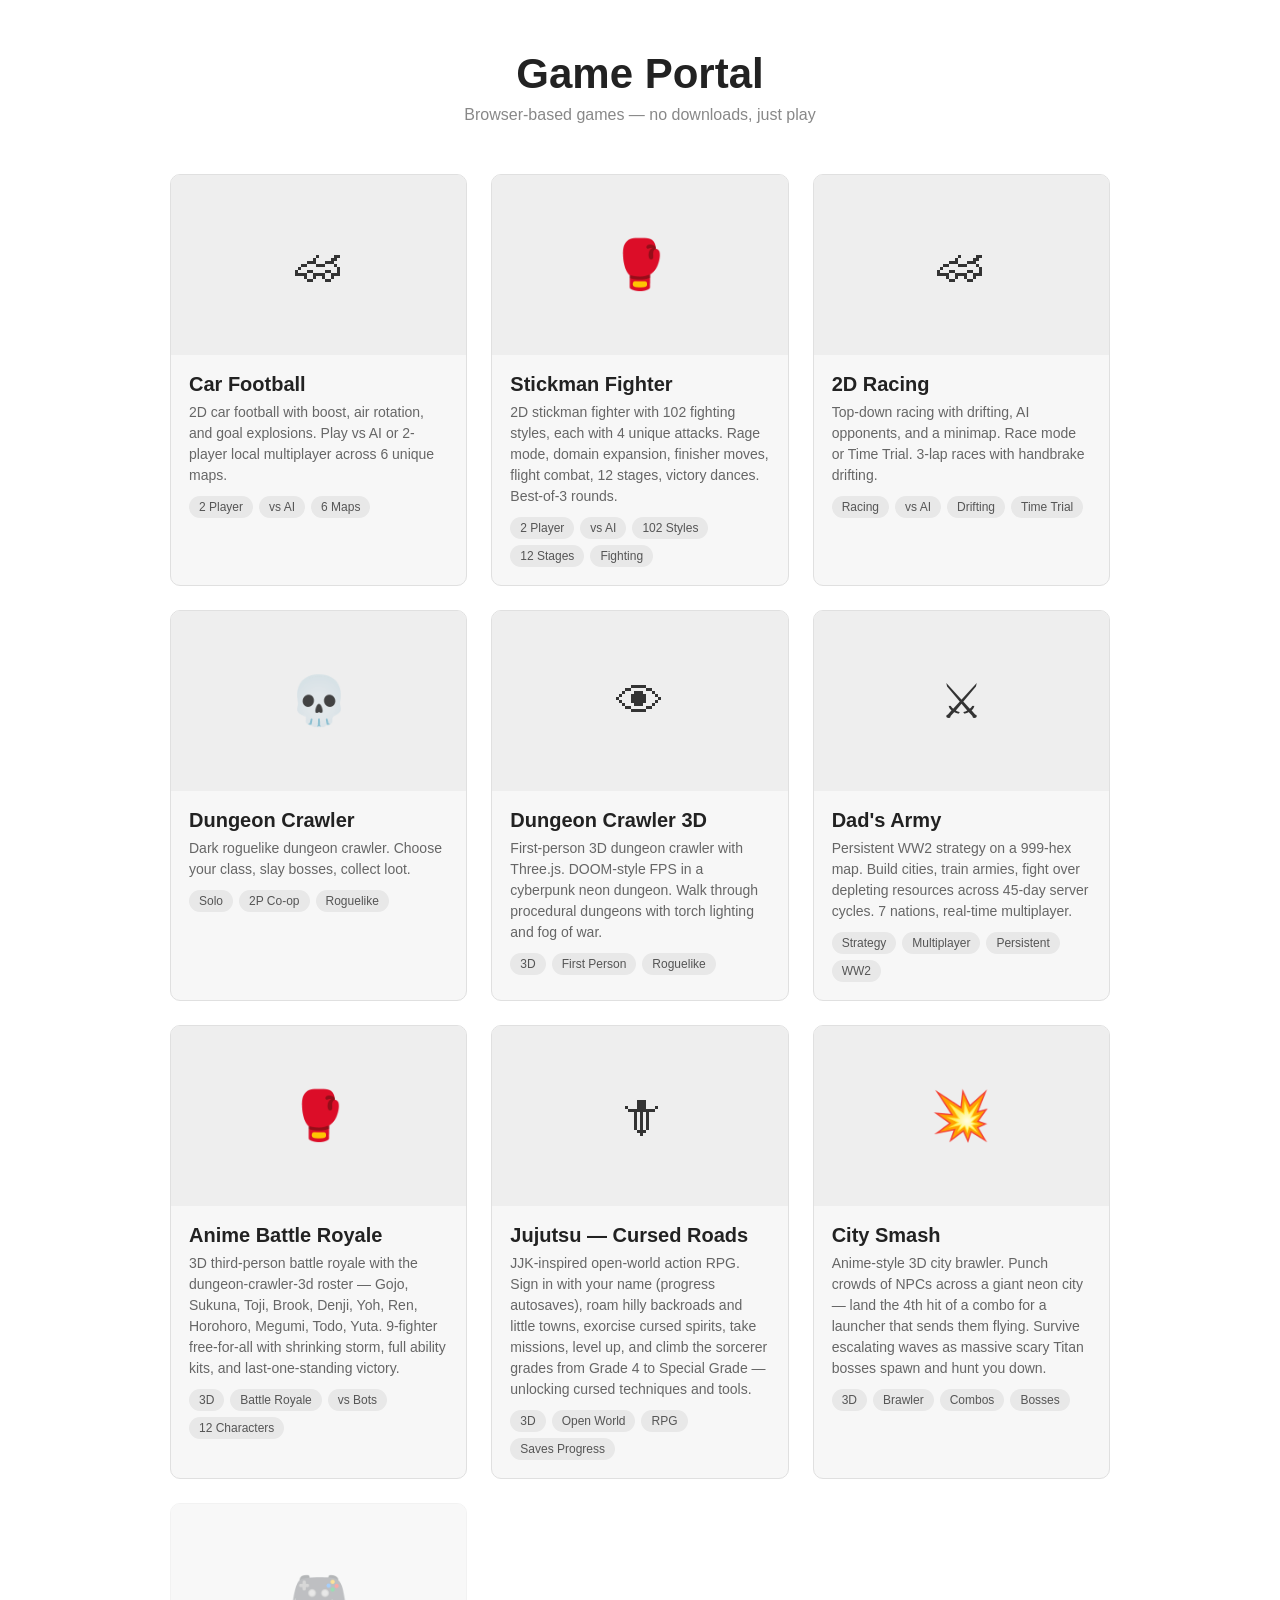
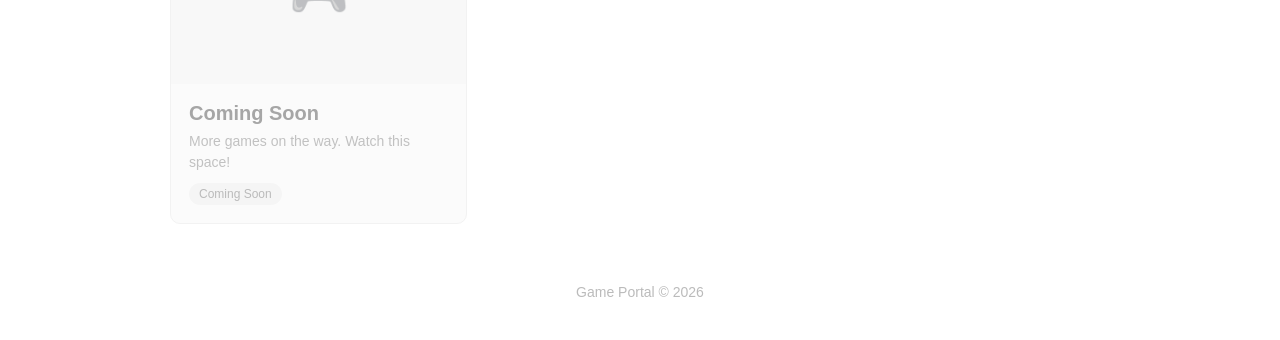
<file: index.html>
<!DOCTYPE html>
<html lang="en">
<head>
    <meta charset="UTF-8">
    <meta name="viewport" content="width=device-width, initial-scale=1.0">
    <title>Game Portal - Play Browser Games</title>
    <link rel="stylesheet" href="styles.css">
</head>
<body>
    <header class="portal-header">
        <h1>Game Portal</h1>
        <p>Browser-based games — no downloads, just play</p>
    </header>

    <main class="games-grid">
        <!-- Car Football -->
        <a href="games/car-football/index.html" class="game-card">
            <div class="thumbnail">
                <span class="placeholder">&#127950;</span>
            </div>
            <div class="info">
                <h2>Car Football</h2>
                <p>2D car football with boost, air rotation, and goal explosions. Play vs AI or 2-player local multiplayer across 6 unique maps.</p>
                <div class="tags">
                    <span class="tag">2 Player</span>
                    <span class="tag">vs AI</span>
                    <span class="tag">6 Maps</span>
                </div>
            </div>
        </a>

        <!-- Stickman Fighter -->
        <a href="games/stickman-fighter/index.html" class="game-card">
            <div class="thumbnail">
                <span class="placeholder">&#129354;</span>
            </div>
            <div class="info">
                <h2>Stickman Fighter</h2>
                <p>2D stickman fighter with 102 fighting styles, each with 4 unique attacks. Rage mode, domain expansion, finisher moves, flight combat, 12 stages, victory dances. Best-of-3 rounds.</p>
                <div class="tags">
                    <span class="tag">2 Player</span>
                    <span class="tag">vs AI</span>
                    <span class="tag">102 Styles</span>
                    <span class="tag">12 Stages</span>
                    <span class="tag">Fighting</span>
                </div>
            </div>
        </a>

        <!-- 2D Racing -->
        <a href="games/racing/index.html" class="game-card">
            <div class="thumbnail">
                <span class="placeholder">&#127950;</span>
            </div>
            <div class="info">
                <h2>2D Racing</h2>
                <p>Top-down racing with drifting, AI opponents, and a minimap. Race mode or Time Trial. 3-lap races with handbrake drifting.</p>
                <div class="tags">
                    <span class="tag">Racing</span>
                    <span class="tag">vs AI</span>
                    <span class="tag">Drifting</span>
                    <span class="tag">Time Trial</span>
                </div>
            </div>
        </a>

        <a href="games/dungeon-crawler/index.html" class="game-card">
            <div class="thumbnail">
                <span class="placeholder">&#128128;</span>
            </div>
            <div class="info">
                <h2>Dungeon Crawler</h2>
                <p>Dark roguelike dungeon crawler. Choose your class, slay bosses, collect loot.</p>
                <div class="tags">
                    <span class="tag">Solo</span>
                    <span class="tag">2P Co-op</span>
                    <span class="tag">Roguelike</span>
                </div>
            </div>
        </a>

        <!-- Dungeon Crawler 3D -->
        <a href="games/dungeon-crawler-3d/index.html" class="game-card">
            <div class="thumbnail">
                <span class="placeholder">&#128065;</span>
            </div>
            <div class="info">
                <h2>Dungeon Crawler 3D</h2>
                <p>First-person 3D dungeon crawler with Three.js. DOOM-style FPS in a cyberpunk neon dungeon. Walk through procedural dungeons with torch lighting and fog of war.</p>
                <div class="tags">
                    <span class="tag">3D</span>
                    <span class="tag">First Person</span>
                    <span class="tag">Roguelike</span>
                </div>
            </div>
        </a>

        <!-- Dad's Army -->
        <a href="games/dads-army/index.html" class="game-card">
            <div class="thumbnail">
                <span class="placeholder">&#9876;</span>
            </div>
            <div class="info">
                <h2>Dad's Army</h2>
                <p>Persistent WW2 strategy on a 999-hex map. Build cities, train armies, fight over depleting resources across 45-day server cycles. 7 nations, real-time multiplayer.</p>
                <div class="tags">
                    <span class="tag">Strategy</span>
                    <span class="tag">Multiplayer</span>
                    <span class="tag">Persistent</span>
                    <span class="tag">WW2</span>
                </div>
            </div>
        </a>

        <!-- Anime Battle Royale -->
        <a href="games/anime-battle-royale/index.html" class="game-card">
            <div class="thumbnail">
                <span class="placeholder">&#129354;</span>
            </div>
            <div class="info">
                <h2>Anime Battle Royale</h2>
                <p>3D third-person battle royale with the dungeon-crawler-3d roster — Gojo, Sukuna, Toji, Brook, Denji, Yoh, Ren, Horohoro, Megumi, Todo, Yuta. 9-fighter free-for-all with shrinking storm, full ability kits, and last-one-standing victory.</p>
                <div class="tags">
                    <span class="tag">3D</span>
                    <span class="tag">Battle Royale</span>
                    <span class="tag">vs Bots</span>
                    <span class="tag">12 Characters</span>
                </div>
            </div>
        </a>

        <a href="games/jujutsu-cursed-roads/index.html" class="game-card">
            <div class="thumbnail">
                <span class="placeholder">&#128481;</span>
            </div>
            <div class="info">
                <h2>Jujutsu — Cursed Roads</h2>
                <p>JJK-inspired open-world action RPG. Sign in with your name (progress autosaves), roam hilly backroads and little towns, exorcise cursed spirits, take missions, level up, and climb the sorcerer grades from Grade 4 to Special Grade — unlocking cursed techniques and tools.</p>
                <div class="tags">
                    <span class="tag">3D</span>
                    <span class="tag">Open World</span>
                    <span class="tag">RPG</span>
                    <span class="tag">Saves Progress</span>
                </div>
            </div>
        </a>

        <!-- City Smash -->
        <a href="games/city-smash/index.html" class="game-card">
            <div class="thumbnail">
                <span class="placeholder">&#128165;</span>
            </div>
            <div class="info">
                <h2>City Smash</h2>
                <p>Anime-style 3D city brawler. Punch crowds of NPCs across a giant neon city — land the 4th hit of a combo for a launcher that sends them flying. Survive escalating waves as massive scary Titan bosses spawn and hunt you down.</p>
                <div class="tags">
                    <span class="tag">3D</span>
                    <span class="tag">Brawler</span>
                    <span class="tag">Combos</span>
                    <span class="tag">Bosses</span>
                </div>
            </div>
        </a>

        <!-- Placeholder -->
        <div class="game-card coming-soon">
            <div class="thumbnail">
                <span class="placeholder">&#127918;</span>
            </div>
            <div class="info">
                <h2>Coming Soon</h2>
                <p>More games on the way. Watch this space!</p>
                <div class="tags">
                    <span class="tag">Coming Soon</span>
                </div>
            </div>
        </div>
    </main>

    <footer class="portal-footer">
        <p>Game Portal &copy; 2026</p>
    </footer>
</body>
</html>
</file>
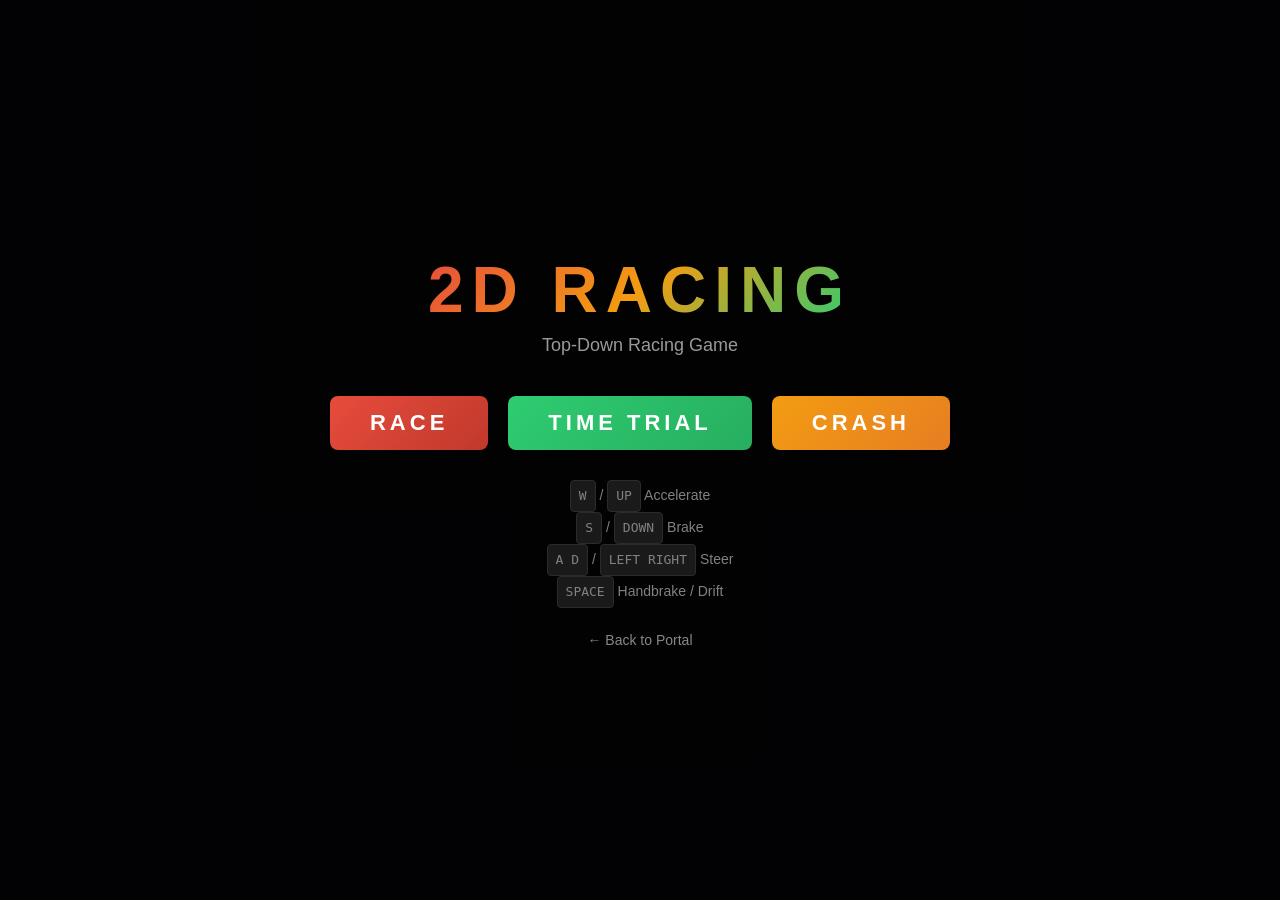
<file: games/racing/index.html>
<!DOCTYPE html>
<html lang="en">
<head>
    <meta charset="UTF-8">
    <meta name="viewport" content="width=device-width, initial-scale=1.0">
    <title>2D Racing</title>
    <link rel="stylesheet" href="style.css">
</head>
<body>
    <canvas id="gameCanvas"></canvas>
    <div id="hud">
        <div id="speed-display">0 <span>KM/H</span></div>
        <div id="lap-display">Lap 0/3</div>
        <div id="time-display">0:00.0</div>
        <div id="position-display">1st</div>
    </div>

    <!-- Start Screen -->
    <div id="start-screen">
        <h1>2D Racing</h1>
        <p>Top-Down Racing Game</p>
        <div class="mode-buttons">
            <button id="start-race-btn">RACE</button>
            <button id="start-time-btn">TIME TRIAL</button>
            <button id="start-crash-btn">CRASH</button>
        </div>
        <div class="controls-info">
            <p><kbd>W</kbd> / <kbd>UP</kbd> Accelerate</p>
            <p><kbd>S</kbd> / <kbd>DOWN</kbd> Brake</p>
            <p><kbd>A D</kbd> / <kbd>LEFT RIGHT</kbd> Steer</p>
            <p><kbd>SPACE</kbd> Handbrake / Drift</p>
        </div>
        <a href="../../index.html" class="back-link">&#8592; Back to Portal</a>
    </div>

    <!-- Result Screen -->
    <div id="result-screen" class="hidden">
        <h1 id="result-text"></h1>
        <p id="result-time"></p>
        <button id="restart-btn">Race Again</button>
        <a href="../../index.html" class="back-link">&#8592; Back to Portal</a>
    </div>

    <script src="game.js"></script>
</body>
</html>
</file>
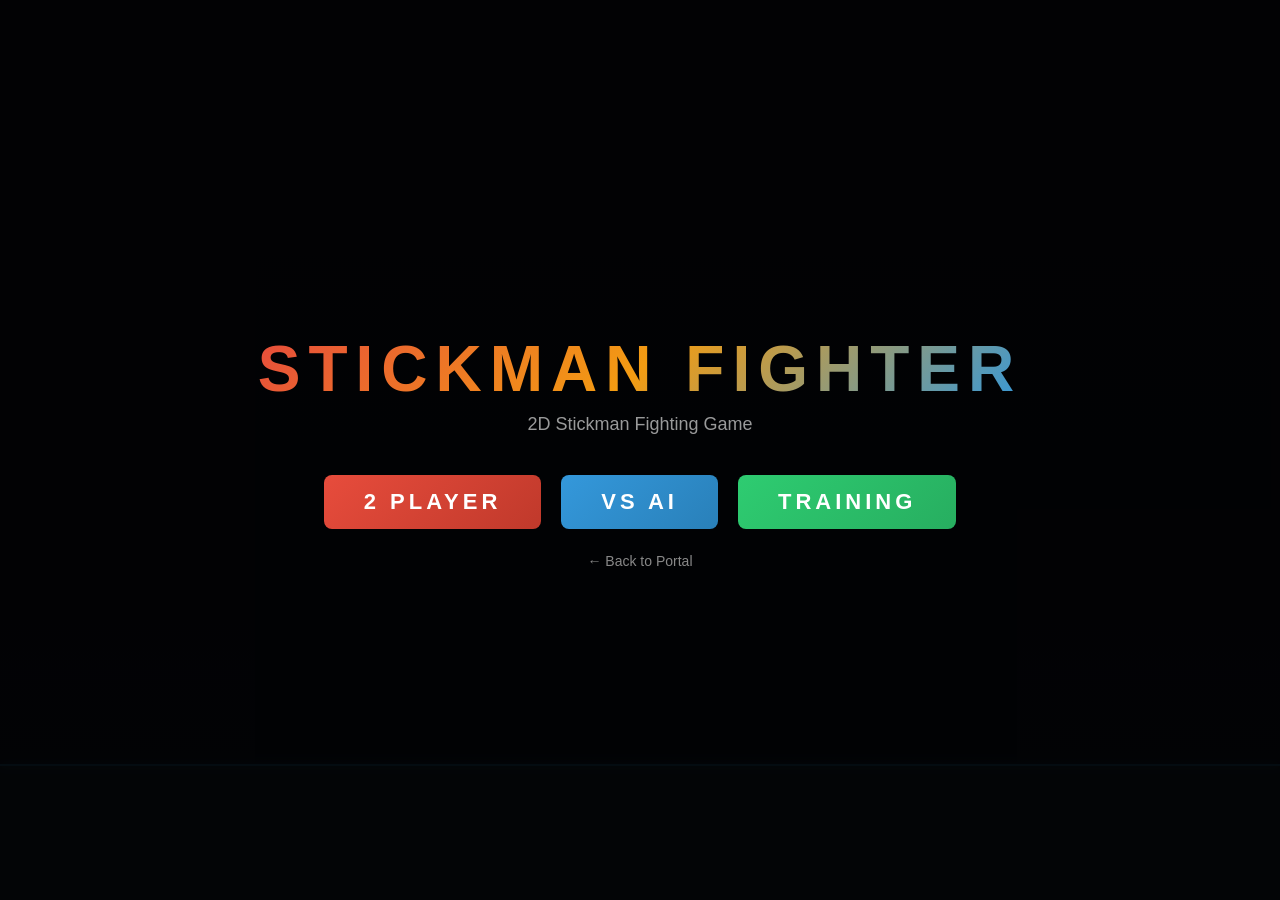
<file: games/stickman-fighter/index.html>
<!DOCTYPE html>
<html lang="en">
<head>
    <meta charset="UTF-8">
    <meta name="viewport" content="width=device-width, initial-scale=1.0">
    <title>Stickman Fighter</title>
    <link rel="stylesheet" href="style.css">
</head>
<body>
    <canvas id="gameCanvas"></canvas>
    <div id="ui-overlay">
        <div id="health-bars">
            <div class="health-container left">
                <span class="player-name" id="p1-name">Player 1</span>
                <div class="health-bar">
                    <div class="health-fill" id="p1-health"></div>
                </div>
            </div>
            <div id="timer">60</div>
            <div class="health-container right">
                <span class="player-name" id="p2-name">Player 2</span>
                <div class="health-bar">
                    <div class="health-fill" id="p2-health"></div>
                </div>
            </div>
        </div>
        <div id="round-info">Round 1</div>
    </div>

    <!-- Start Screen -->
    <div id="start-screen">
        <h1>Stickman Fighter</h1>
        <p>2D Stickman Fighting Game</p>
        <div class="mode-buttons">
            <button id="start-2p-btn">2 PLAYER</button>
            <button id="start-ai-btn">VS AI</button>
            <button id="start-train-btn">TRAINING</button>
        </div>
        <a href="../../index.html" class="back-link">&#8592; Back to Portal</a>
    </div>

    <!-- Style Select Screen -->
    <div id="select-screen" class="hidden">
        <h2>Choose Your Element</h2>
        <div class="select-columns">
            <div class="select-side" id="p1-select">
                <h3>Player 1 (Red)</h3>
                <p class="controls-hint">Move: WASD | Block: S | Punch: F | Kick: G | Rage: E</p>
                <div class="style-grid">
                    <button class="style-btn" data-style="lightning" data-player="1">
                        <span class="style-icon">&#9889;</span>
                        <span class="style-name">Lightning</span>
                    </button>
                    <button class="style-btn" data-style="fire" data-player="1">
                        <span class="style-icon">&#128293;</span>
                        <span class="style-name">Fire</span>
                    </button>
                    <button class="style-btn" data-style="water" data-player="1">
                        <span class="style-icon">&#128167;</span>
                        <span class="style-name">Water</span>
                    </button>
                    <button class="style-btn" data-style="wind" data-player="1">
                        <span class="style-icon">&#127744;</span>
                        <span class="style-name">Wind</span>
                    </button>
                    <button class="style-btn" data-style="earth" data-player="1">
                        <span class="style-icon">&#9968;</span>
                        <span class="style-name">Earth</span>
                    </button>
                    <button class="style-btn" data-style="acid" data-player="1">
                        <span class="style-icon">&#9763;</span>
                        <span class="style-name">Acid</span>
                    </button>
                    <button class="style-btn" data-style="light" data-player="1">
                        <span class="style-icon">&#9728;</span>
                        <span class="style-name">Light</span>
                    </button>
                    <button class="style-btn" data-style="dark" data-player="1">
                        <span class="style-icon">&#9760;</span>
                        <span class="style-name">Dark</span>
                    </button>
                    <button class="style-btn" data-style="shadow" data-player="1">
                        <span class="style-icon">&#9680;</span>
                        <span class="style-name">Shadow</span>
                    </button>
                    <button class="style-btn" data-style="portal" data-player="1">
                        <span class="style-icon">&#9678;</span>
                        <span class="style-name">Portal</span>
                    </button>
                    <button class="style-btn" data-style="washingmachine" data-player="1">
                        <span class="style-icon">&#8635;</span>
                        <span class="style-name">Washer</span>
                    </button>
                    <button class="style-btn" data-style="corruption" data-player="1">
                        <span class="style-icon">&#9762;</span>
                        <span class="style-name">Corrupt</span>
                    </button>
                    <button class="style-btn" data-style="crystal" data-player="1">
                        <span class="style-icon">&#9830;</span>
                        <span class="style-name">Crystal</span>
                    </button>
                    <button class="style-btn" data-style="rubberduck" data-player="1">
                        <span class="style-icon">&#9673;</span>
                        <span class="style-name">Duck</span>
                    </button>
                    <button class="style-btn" data-style="keyboard" data-player="1">
                        <span class="style-icon">&#9000;</span>
                        <span class="style-name">Keyboard</span>
                    </button>
                    <button class="style-btn" data-style="chef" data-player="1">
                        <span class="style-icon">&#9733;</span>
                        <span class="style-name">Chef</span>
                    </button>
                    <button class="style-btn" data-style="dj" data-player="1">
                        <span class="style-icon">&#9835;</span>
                        <span class="style-name">DJ</span>
                    </button>
                    <button class="style-btn" data-style="pigeon" data-player="1">
                        <span class="style-icon">&#9674;</span>
                        <span class="style-name">Pigeon</span>
                    </button>
                    <button class="style-btn" data-style="samurai" data-player="1">
                        <span class="style-icon">&#9876;</span>
                        <span class="style-name">Samurai</span>
                    </button>
                    <button class="style-btn" data-style="selfie" data-player="1">
                        <span class="style-icon">&#9733;</span>
                        <span class="style-name">Selfie</span>
                    </button>
                    <button class="style-btn" data-style="ice" data-player="1">
                        <span class="style-icon">&#10052;</span>
                        <span class="style-name">Ice</span>
                    </button>
                    <button class="style-btn" data-style="gravity" data-player="1">
                        <span class="style-icon">&#9883;</span>
                        <span class="style-name">Gravity</span>
                    </button>
                    <button class="style-btn" data-style="time" data-player="1">
                        <span class="style-icon">&#9201;</span>
                        <span class="style-name">Time</span>
                    </button>
                    <button class="style-btn" data-style="vampire" data-player="1">
                        <span class="style-icon">&#9829;</span>
                        <span class="style-name">Vampire</span>
                    </button>
                    <button class="style-btn" data-style="dragon" data-player="1">
                        <span class="style-icon">&#9588;</span>
                        <span class="style-name">Dragon</span>
                    </button>
                    <button class="style-btn" data-style="necro" data-player="1">
                        <span class="style-icon">&#9760;</span>
                        <span class="style-name">Necro</span>
                    </button>
                    <button class="style-btn" data-style="magnet" data-player="1">
                        <span class="style-icon">&#9906;</span>
                        <span class="style-name">Magnet</span>
                    </button>
                    <button class="style-btn" data-style="mech" data-player="1">
                        <span class="style-icon">&#9881;</span>
                        <span class="style-name">Mech</span>
                    </button>
                    <button class="style-btn" data-style="pizza" data-player="1">
                        <span class="style-icon">&#9737;</span>
                        <span class="style-name">Pizza</span>
                    </button>
                    <button class="style-btn" data-style="cat" data-player="1">
                        <span class="style-icon">&#9788;</span>
                        <span class="style-name">Cat</span>
                    </button>
                    <button class="style-btn" data-style="banana" data-player="1">
                        <span class="style-icon">&#9898;</span>
                        <span class="style-name">Banana</span>
                    </button>
                    <button class="style-btn" data-style="grandma" data-player="1">
                        <span class="style-icon">&#9752;</span>
                        <span class="style-name">Grandma</span>
                    </button>
                    <button class="style-btn" data-style="painter" data-player="1">
                        <span class="style-icon">&#9998;</span>
                        <span class="style-name">Painter</span>
                    </button>
                    <button class="style-btn" data-style="bee" data-player="1">
                        <span class="style-icon">&#9670;</span>
                        <span class="style-name">Bee</span>
                    </button>
                    <button class="style-btn" data-style="teacher" data-player="1">
                        <span class="style-icon">&#9997;</span>
                        <span class="style-name">Teacher</span>
                    </button>
                    <button class="style-btn" data-style="plumber" data-player="1">
                        <span class="style-icon">&#9874;</span>
                        <span class="style-name">Plumber</span>
                    </button>
                    <button class="style-btn" data-style="football" data-player="1">
                        <span class="style-icon">&#9917;</span>
                        <span class="style-name">Football</span>
                    </button>
                    <button class="style-btn" data-style="magma" data-player="1">
                        <span class="style-icon">&#127755;</span>
                        <span class="style-name">Magma</span>
                    </button>
                    <button class="style-btn" data-style="poison" data-player="1">
                        <span class="style-icon">&#9762;</span>
                        <span class="style-name">Poison</span>
                    </button>
                    <button class="style-btn" data-style="sound" data-player="1">
                        <span class="style-icon">&#9836;</span>
                        <span class="style-name">Sound</span>
                    </button>
                    <button class="style-btn" data-style="sand" data-player="1">
                        <span class="style-icon">&#9201;</span>
                        <span class="style-name">Sand</span>
                    </button>
                    <button class="style-btn" data-style="plasma" data-player="1">
                        <span class="style-icon">&#9889;</span>
                        <span class="style-name">Plasma</span>
                    </button>
                    <button class="style-btn" data-style="nature" data-player="1">
                        <span class="style-icon">&#9752;</span>
                        <span class="style-name">Nature</span>
                    </button>
                    <button class="style-btn" data-style="storm" data-player="1">
                        <span class="style-icon">&#9736;</span>
                        <span class="style-name">Storm</span>
                    </button>
                    <button class="style-btn" data-style="lavalamp" data-player="1">
                        <span class="style-icon">&#9775;</span>
                        <span class="style-name">LavaLamp</span>
                    </button>
                    <button class="style-btn" data-style="werewolf" data-player="1">
                        <span class="style-icon">&#9789;</span>
                        <span class="style-name">Werewolf</span>
                    </button>
                    <button class="style-btn" data-style="zombie" data-player="1">
                        <span class="style-icon">&#9760;</span>
                        <span class="style-name">Zombie</span>
                    </button>
                    <button class="style-btn" data-style="cupid" data-player="1">
                        <span class="style-icon">&#9829;</span>
                        <span class="style-name">Cupid</span>
                    </button>
                    <button class="style-btn" data-style="minotaur" data-player="1">
                        <span class="style-icon">&#9047;</span>
                        <span class="style-name">Minotaur</span>
                    </button>
                    <button class="style-btn" data-style="kraken" data-player="1">
                        <span class="style-icon">&#9875;</span>
                        <span class="style-name">Kraken</span>
                    </button>
                    <button class="style-btn" data-style="reaper" data-player="1">
                        <span class="style-icon">&#9876;</span>
                        <span class="style-name">Reaper</span>
                    </button>
                    <button class="style-btn" data-style="boxing" data-player="1">
                        <span class="style-icon">&#9994;</span>
                        <span class="style-name">Boxing</span>
                    </button>
                    <button class="style-btn" data-style="basketball" data-player="1">
                        <span class="style-icon">&#9898;</span>
                        <span class="style-name">B-Ball</span>
                    </button>
                    <button class="style-btn" data-style="tennis" data-player="1">
                        <span class="style-icon">&#9782;</span>
                        <span class="style-name">Tennis</span>
                    </button>
                    <button class="style-btn" data-style="wrestling" data-player="1">
                        <span class="style-icon">&#9851;</span>
                        <span class="style-name">Wrestling</span>
                    </button>
                    <button class="style-btn" data-style="archery" data-player="1">
                        <span class="style-icon">&#127993;</span>
                        <span class="style-name">Archery</span>
                    </button>
                    <button class="style-btn" data-style="wifi" data-player="1">
                        <span class="style-icon">&#9776;</span>
                        <span class="style-name">WiFi</span>
                    </button>
                    <button class="style-btn" data-style="baby" data-player="1">
                        <span class="style-icon">&#9786;</span>
                        <span class="style-name">Baby</span>
                    </button>
                    <button class="style-btn" data-style="toilet" data-player="1">
                        <span class="style-icon">&#9832;</span>
                        <span class="style-name">Toilet</span>
                    </button>
                    <button class="style-btn" data-style="clown" data-player="1">
                        <span class="style-icon">&#9786;</span>
                        <span class="style-name">Clown</span>
                    </button>
                    <button class="style-btn" data-style="fridge" data-player="1">
                        <span class="style-icon">&#10052;</span>
                        <span class="style-name">Fridge</span>
                    </button>
                    <button class="style-btn" data-style="roomba" data-player="1">
                        <span class="style-icon">&#9881;</span>
                        <span class="style-name">Roomba</span>
                    </button>
                    <button class="style-btn" data-style="cactus" data-player="1">
                        <span class="style-icon">&#9752;</span>
                        <span class="style-name">Cactus</span>
                    </button>
                    <button class="style-btn" data-style="ninja" data-player="1">
                        <span class="style-icon">&#9733;</span>
                        <span class="style-name">Ninja</span>
                    </button>
                    <button class="style-btn" data-style="cowboy" data-player="1">
                        <span class="style-icon">&#9734;</span>
                        <span class="style-name">Cowboy</span>
                    </button>
                    <button class="style-btn" data-style="pirate" data-player="1">
                        <span class="style-icon">&#9760;</span>
                        <span class="style-name">Pirate</span>
                    </button>
                    <button class="style-btn" data-style="astronaut" data-player="1">
                        <span class="style-icon">&#9790;</span>
                        <span class="style-name">Astronaut</span>
                    </button>
                    <button class="style-btn" data-style="rockstar" data-player="1">
                        <span class="style-icon">&#9835;</span>
                        <span class="style-name">Rockstar</span>
                    </button>
                    <button class="style-btn" data-style="pharaoh" data-player="1">
                        <span class="style-icon">&#9760;</span>
                        <span class="style-name">Pharaoh</span>
                    </button>
                    <button class="style-btn" data-style="viking" data-player="1">
                        <span class="style-icon">&#9876;</span>
                        <span class="style-name">Viking</span>
                    </button>
                    <button class="style-btn" data-style="spartan" data-player="1">
                        <span class="style-icon">&#128737;</span>
                        <span class="style-name">Spartan</span>
                    </button>
                    <button class="style-btn" data-style="zeus" data-player="1">
                        <span class="style-icon">&#9889;</span>
                        <span class="style-name">Zeus</span>
                    </button>
                    <button class="style-btn" data-style="medusa" data-player="1">
                        <span class="style-icon">&#128013;</span>
                        <span class="style-name">Medusa</span>
                    </button>
                    <button class="style-btn" data-style="hacker" data-player="1">
                        <span class="style-icon">&#128187;</span>
                        <span class="style-name">Hacker</span>
                    </button>
                    <button class="style-btn" data-style="alien" data-player="1">
                        <span class="style-icon">&#128125;</span>
                        <span class="style-name">Alien</span>
                    </button>
                    <button class="style-btn" data-style="cyborg" data-player="1">
                        <span class="style-icon">&#129302;</span>
                        <span class="style-name">Cyborg</span>
                    </button>
                    <button class="style-btn" data-style="glitch2" data-player="1">
                        <span class="style-icon">&#9618;</span>
                        <span class="style-name">Glitch</span>
                    </button>
                    <button class="style-btn" data-style="ai" data-player="1">
                        <span class="style-icon">&#129504;</span>
                        <span class="style-name">AI</span>
                    </button>
                    <button class="style-btn" data-style="shark" data-player="1">
                        <span class="style-icon">&#129416;</span>
                        <span class="style-name">Shark</span>
                    </button>
                    <button class="style-btn" data-style="gorilla" data-player="1">
                        <span class="style-icon">&#129421;</span>
                        <span class="style-name">Gorilla</span>
                    </button>
                    <button class="style-btn" data-style="scorpion" data-player="1">
                        <span class="style-icon">&#129410;</span>
                        <span class="style-name">Scorpion</span>
                    </button>
                    <button class="style-btn" data-style="eagle" data-player="1">
                        <span class="style-icon">&#129413;</span>
                        <span class="style-name">Eagle</span>
                    </button>
                    <button class="style-btn" data-style="snake" data-player="1">
                        <span class="style-icon">&#128013;</span>
                        <span class="style-name">Snake</span>
                    </button>
                    <button class="style-btn" data-style="sushi" data-player="1">
                        <span class="style-icon">&#127843;</span>
                        <span class="style-name">Sushi</span>
                    </button>
                    <button class="style-btn" data-style="coffee" data-player="1">
                        <span class="style-icon">&#9749;</span>
                        <span class="style-name">Coffee</span>
                    </button>
                    <button class="style-btn" data-style="taco" data-player="1">
                        <span class="style-icon">&#127790;</span>
                        <span class="style-name">Taco</span>
                    </button>
                    <button class="style-btn" data-style="icecream" data-player="1">
                        <span class="style-icon">&#127846;</span>
                        <span class="style-name">IceCream</span>
                    </button>
                    <button class="style-btn" data-style="popcorn" data-player="1">
                        <span class="style-icon">&#127871;</span>
                        <span class="style-name">Popcorn</span>
                    </button>
                    <button class="style-btn" data-style="firefighter" data-player="1">
                        <span class="style-icon">&#128658;</span>
                        <span class="style-name">Firefighter</span>
                    </button>
                    <button class="style-btn" data-style="doctor" data-player="1">
                        <span class="style-icon">&#129657;</span>
                        <span class="style-name">Doctor</span>
                    </button>
                    <button class="style-btn" data-style="lawyer" data-player="1">
                        <span class="style-icon">&#9878;</span>
                        <span class="style-name">Lawyer</span>
                    </button>
                    <button class="style-btn" data-style="dentist" data-player="1">
                        <span class="style-icon">&#129463;</span>
                        <span class="style-name">Dentist</span>
                    </button>
                    <button class="style-btn" data-style="mailman" data-player="1">
                        <span class="style-icon">&#128236;</span>
                        <span class="style-name">Mailman</span>
                    </button>
                    <button class="style-btn" data-style="metal" data-player="1">
                        <span class="style-icon">&#129304;</span>
                        <span class="style-name">Metal</span>
                    </button>
                    <button class="style-btn" data-style="rap" data-player="1">
                        <span class="style-icon">&#127908;</span>
                        <span class="style-name">Rap</span>
                    </button>
                    <button class="style-btn" data-style="opera" data-player="1">
                        <span class="style-icon">&#127917;</span>
                        <span class="style-name">Opera</span>
                    </button>
                    <button class="style-btn" data-style="country" data-player="1">
                        <span class="style-icon">&#129312;</span>
                        <span class="style-name">Country</span>
                    </button>
                    <button class="style-btn" data-style="trampoline" data-player="1">
                        <span class="style-icon">&#128168;</span>
                        <span class="style-name">Trampoline</span>
                    </button>
                    <button class="style-btn" data-style="bubble" data-player="1">
                        <span class="style-icon">&#128302;</span>
                        <span class="style-name">Bubble</span>
                    </button>
                    <button class="style-btn" data-style="mirror" data-player="1">
                        <span class="style-icon">&#128142;</span>
                        <span class="style-name">Mirror</span>
                    </button>
                    <button class="style-btn" data-style="rubber" data-player="1">
                        <span class="style-icon">&#128165;</span>
                        <span class="style-name">Rubber</span>
                    </button>
                    <button class="style-btn" data-style="cheese" data-player="1">
                        <span class="style-icon">&#129472;</span>
                        <span class="style-name">Cheese</span>
                    </button>
                </div>
                <div class="attack-preview" id="p1-preview"></div>
                <p class="key-hint">Attacks: <kbd>Z</kbd> <kbd>X</kbd> <kbd>C</kbd> <kbd>V</kbd></p>
            </div>
            <div class="select-divider"></div>
            <div class="select-side" id="p2-select">
                <h3 id="p2-select-title">Player 2 (Blue)</h3>
                <p class="controls-hint">Move: Arrows | Block: Down | Punch: 0 | Kick: 1 | Rage: M</p>
                <div class="style-grid">
                    <button class="style-btn" data-style="lightning" data-player="2">
                        <span class="style-icon">&#9889;</span>
                        <span class="style-name">Lightning</span>
                    </button>
                    <button class="style-btn" data-style="fire" data-player="2">
                        <span class="style-icon">&#128293;</span>
                        <span class="style-name">Fire</span>
                    </button>
                    <button class="style-btn" data-style="water" data-player="2">
                        <span class="style-icon">&#128167;</span>
                        <span class="style-name">Water</span>
                    </button>
                    <button class="style-btn" data-style="wind" data-player="2">
                        <span class="style-icon">&#127744;</span>
                        <span class="style-name">Wind</span>
                    </button>
                    <button class="style-btn" data-style="earth" data-player="2">
                        <span class="style-icon">&#9968;</span>
                        <span class="style-name">Earth</span>
                    </button>
                    <button class="style-btn" data-style="acid" data-player="2">
                        <span class="style-icon">&#9763;</span>
                        <span class="style-name">Acid</span>
                    </button>
                    <button class="style-btn" data-style="light" data-player="2">
                        <span class="style-icon">&#9728;</span>
                        <span class="style-name">Light</span>
                    </button>
                    <button class="style-btn" data-style="dark" data-player="2">
                        <span class="style-icon">&#9760;</span>
                        <span class="style-name">Dark</span>
                    </button>
                    <button class="style-btn" data-style="shadow" data-player="2">
                        <span class="style-icon">&#9680;</span>
                        <span class="style-name">Shadow</span>
                    </button>
                    <button class="style-btn" data-style="portal" data-player="2">
                        <span class="style-icon">&#9678;</span>
                        <span class="style-name">Portal</span>
                    </button>
                    <button class="style-btn" data-style="washingmachine" data-player="2">
                        <span class="style-icon">&#8635;</span>
                        <span class="style-name">Washer</span>
                    </button>
                    <button class="style-btn" data-style="corruption" data-player="2">
                        <span class="style-icon">&#9762;</span>
                        <span class="style-name">Corrupt</span>
                    </button>
                    <button class="style-btn" data-style="crystal" data-player="2">
                        <span class="style-icon">&#9830;</span>
                        <span class="style-name">Crystal</span>
                    </button>
                    <button class="style-btn" data-style="rubberduck" data-player="2">
                        <span class="style-icon">&#9673;</span>
                        <span class="style-name">Duck</span>
                    </button>
                    <button class="style-btn" data-style="keyboard" data-player="2">
                        <span class="style-icon">&#9000;</span>
                        <span class="style-name">Keyboard</span>
                    </button>
                    <button class="style-btn" data-style="chef" data-player="2">
                        <span class="style-icon">&#9733;</span>
                        <span class="style-name">Chef</span>
                    </button>
                    <button class="style-btn" data-style="dj" data-player="2">
                        <span class="style-icon">&#9835;</span>
                        <span class="style-name">DJ</span>
                    </button>
                    <button class="style-btn" data-style="pigeon" data-player="2">
                        <span class="style-icon">&#9674;</span>
                        <span class="style-name">Pigeon</span>
                    </button>
                    <button class="style-btn" data-style="samurai" data-player="2">
                        <span class="style-icon">&#9876;</span>
                        <span class="style-name">Samurai</span>
                    </button>
                    <button class="style-btn" data-style="selfie" data-player="2">
                        <span class="style-icon">&#9733;</span>
                        <span class="style-name">Selfie</span>
                    </button>
                    <button class="style-btn" data-style="ice" data-player="2">
                        <span class="style-icon">&#10052;</span>
                        <span class="style-name">Ice</span>
                    </button>
                    <button class="style-btn" data-style="gravity" data-player="2">
                        <span class="style-icon">&#9883;</span>
                        <span class="style-name">Gravity</span>
                    </button>
                    <button class="style-btn" data-style="time" data-player="2">
                        <span class="style-icon">&#9201;</span>
                        <span class="style-name">Time</span>
                    </button>
                    <button class="style-btn" data-style="vampire" data-player="2">
                        <span class="style-icon">&#9829;</span>
                        <span class="style-name">Vampire</span>
                    </button>
                    <button class="style-btn" data-style="dragon" data-player="2">
                        <span class="style-icon">&#9588;</span>
                        <span class="style-name">Dragon</span>
                    </button>
                    <button class="style-btn" data-style="necro" data-player="2">
                        <span class="style-icon">&#9760;</span>
                        <span class="style-name">Necro</span>
                    </button>
                    <button class="style-btn" data-style="magnet" data-player="2">
                        <span class="style-icon">&#9906;</span>
                        <span class="style-name">Magnet</span>
                    </button>
                    <button class="style-btn" data-style="mech" data-player="2">
                        <span class="style-icon">&#9881;</span>
                        <span class="style-name">Mech</span>
                    </button>
                    <button class="style-btn" data-style="pizza" data-player="2">
                        <span class="style-icon">&#9737;</span>
                        <span class="style-name">Pizza</span>
                    </button>
                    <button class="style-btn" data-style="cat" data-player="2">
                        <span class="style-icon">&#9788;</span>
                        <span class="style-name">Cat</span>
                    </button>
                    <button class="style-btn" data-style="banana" data-player="2">
                        <span class="style-icon">&#9898;</span>
                        <span class="style-name">Banana</span>
                    </button>
                    <button class="style-btn" data-style="grandma" data-player="2">
                        <span class="style-icon">&#9752;</span>
                        <span class="style-name">Grandma</span>
                    </button>
                    <button class="style-btn" data-style="painter" data-player="2">
                        <span class="style-icon">&#9998;</span>
                        <span class="style-name">Painter</span>
                    </button>
                    <button class="style-btn" data-style="bee" data-player="2">
                        <span class="style-icon">&#9670;</span>
                        <span class="style-name">Bee</span>
                    </button>
                    <button class="style-btn" data-style="teacher" data-player="2">
                        <span class="style-icon">&#9997;</span>
                        <span class="style-name">Teacher</span>
                    </button>
                    <button class="style-btn" data-style="plumber" data-player="2">
                        <span class="style-icon">&#9874;</span>
                        <span class="style-name">Plumber</span>
                    </button>
                    <button class="style-btn" data-style="football" data-player="2">
                        <span class="style-icon">&#9917;</span>
                        <span class="style-name">Football</span>
                    </button>
                    <button class="style-btn" data-style="magma" data-player="2">
                        <span class="style-icon">&#127755;</span>
                        <span class="style-name">Magma</span>
                    </button>
                    <button class="style-btn" data-style="poison" data-player="2">
                        <span class="style-icon">&#9762;</span>
                        <span class="style-name">Poison</span>
                    </button>
                    <button class="style-btn" data-style="sound" data-player="2">
                        <span class="style-icon">&#9836;</span>
                        <span class="style-name">Sound</span>
                    </button>
                    <button class="style-btn" data-style="sand" data-player="2">
                        <span class="style-icon">&#9201;</span>
                        <span class="style-name">Sand</span>
                    </button>
                    <button class="style-btn" data-style="plasma" data-player="2">
                        <span class="style-icon">&#9889;</span>
                        <span class="style-name">Plasma</span>
                    </button>
                    <button class="style-btn" data-style="nature" data-player="2">
                        <span class="style-icon">&#9752;</span>
                        <span class="style-name">Nature</span>
                    </button>
                    <button class="style-btn" data-style="storm" data-player="2">
                        <span class="style-icon">&#9736;</span>
                        <span class="style-name">Storm</span>
                    </button>
                    <button class="style-btn" data-style="lavalamp" data-player="2">
                        <span class="style-icon">&#9775;</span>
                        <span class="style-name">LavaLamp</span>
                    </button>
                    <button class="style-btn" data-style="werewolf" data-player="2">
                        <span class="style-icon">&#9789;</span>
                        <span class="style-name">Werewolf</span>
                    </button>
                    <button class="style-btn" data-style="zombie" data-player="2">
                        <span class="style-icon">&#9760;</span>
                        <span class="style-name">Zombie</span>
                    </button>
                    <button class="style-btn" data-style="cupid" data-player="2">
                        <span class="style-icon">&#9829;</span>
                        <span class="style-name">Cupid</span>
                    </button>
                    <button class="style-btn" data-style="minotaur" data-player="2">
                        <span class="style-icon">&#9047;</span>
                        <span class="style-name">Minotaur</span>
                    </button>
                    <button class="style-btn" data-style="kraken" data-player="2">
                        <span class="style-icon">&#9875;</span>
                        <span class="style-name">Kraken</span>
                    </button>
                    <button class="style-btn" data-style="reaper" data-player="2">
                        <span class="style-icon">&#9876;</span>
                        <span class="style-name">Reaper</span>
                    </button>
                    <button class="style-btn" data-style="boxing" data-player="2">
                        <span class="style-icon">&#9994;</span>
                        <span class="style-name">Boxing</span>
                    </button>
                    <button class="style-btn" data-style="basketball" data-player="2">
                        <span class="style-icon">&#9898;</span>
                        <span class="style-name">B-Ball</span>
                    </button>
                    <button class="style-btn" data-style="tennis" data-player="2">
                        <span class="style-icon">&#9782;</span>
                        <span class="style-name">Tennis</span>
                    </button>
                    <button class="style-btn" data-style="wrestling" data-player="2">
                        <span class="style-icon">&#9851;</span>
                        <span class="style-name">Wrestling</span>
                    </button>
                    <button class="style-btn" data-style="archery" data-player="2">
                        <span class="style-icon">&#127993;</span>
                        <span class="style-name">Archery</span>
                    </button>
                    <button class="style-btn" data-style="wifi" data-player="2">
                        <span class="style-icon">&#9776;</span>
                        <span class="style-name">WiFi</span>
                    </button>
                    <button class="style-btn" data-style="baby" data-player="2">
                        <span class="style-icon">&#9786;</span>
                        <span class="style-name">Baby</span>
                    </button>
                    <button class="style-btn" data-style="toilet" data-player="2">
                        <span class="style-icon">&#9832;</span>
                        <span class="style-name">Toilet</span>
                    </button>
                    <button class="style-btn" data-style="clown" data-player="2">
                        <span class="style-icon">&#9786;</span>
                        <span class="style-name">Clown</span>
                    </button>
                    <button class="style-btn" data-style="fridge" data-player="2">
                        <span class="style-icon">&#10052;</span>
                        <span class="style-name">Fridge</span>
                    </button>
                    <button class="style-btn" data-style="roomba" data-player="2">
                        <span class="style-icon">&#9881;</span>
                        <span class="style-name">Roomba</span>
                    </button>
                    <button class="style-btn" data-style="cactus" data-player="2">
                        <span class="style-icon">&#9752;</span>
                        <span class="style-name">Cactus</span>
                    </button>
                    <button class="style-btn" data-style="ninja" data-player="2">
                        <span class="style-icon">&#9733;</span>
                        <span class="style-name">Ninja</span>
                    </button>
                    <button class="style-btn" data-style="cowboy" data-player="2">
                        <span class="style-icon">&#9734;</span>
                        <span class="style-name">Cowboy</span>
                    </button>
                    <button class="style-btn" data-style="pirate" data-player="2">
                        <span class="style-icon">&#9760;</span>
                        <span class="style-name">Pirate</span>
                    </button>
                    <button class="style-btn" data-style="astronaut" data-player="2">
                        <span class="style-icon">&#9790;</span>
                        <span class="style-name">Astronaut</span>
                    </button>
                    <button class="style-btn" data-style="rockstar" data-player="2">
                        <span class="style-icon">&#9835;</span>
                        <span class="style-name">Rockstar</span>
                    </button>
                    <button class="style-btn" data-style="pharaoh" data-player="2">
                        <span class="style-icon">&#9760;</span>
                        <span class="style-name">Pharaoh</span>
                    </button>
                    <button class="style-btn" data-style="viking" data-player="2">
                        <span class="style-icon">&#9876;</span>
                        <span class="style-name">Viking</span>
                    </button>
                    <button class="style-btn" data-style="spartan" data-player="2">
                        <span class="style-icon">&#128737;</span>
                        <span class="style-name">Spartan</span>
                    </button>
                    <button class="style-btn" data-style="zeus" data-player="2">
                        <span class="style-icon">&#9889;</span>
                        <span class="style-name">Zeus</span>
                    </button>
                    <button class="style-btn" data-style="medusa" data-player="2">
                        <span class="style-icon">&#128013;</span>
                        <span class="style-name">Medusa</span>
                    </button>
                    <button class="style-btn" data-style="hacker" data-player="2">
                        <span class="style-icon">&#128187;</span>
                        <span class="style-name">Hacker</span>
                    </button>
                    <button class="style-btn" data-style="alien" data-player="2">
                        <span class="style-icon">&#128125;</span>
                        <span class="style-name">Alien</span>
                    </button>
                    <button class="style-btn" data-style="cyborg" data-player="2">
                        <span class="style-icon">&#129302;</span>
                        <span class="style-name">Cyborg</span>
                    </button>
                    <button class="style-btn" data-style="glitch2" data-player="2">
                        <span class="style-icon">&#9618;</span>
                        <span class="style-name">Glitch</span>
                    </button>
                    <button class="style-btn" data-style="ai" data-player="2">
                        <span class="style-icon">&#129504;</span>
                        <span class="style-name">AI</span>
                    </button>
                    <button class="style-btn" data-style="shark" data-player="2">
                        <span class="style-icon">&#129416;</span>
                        <span class="style-name">Shark</span>
                    </button>
                    <button class="style-btn" data-style="gorilla" data-player="2">
                        <span class="style-icon">&#129421;</span>
                        <span class="style-name">Gorilla</span>
                    </button>
                    <button class="style-btn" data-style="scorpion" data-player="2">
                        <span class="style-icon">&#129410;</span>
                        <span class="style-name">Scorpion</span>
                    </button>
                    <button class="style-btn" data-style="eagle" data-player="2">
                        <span class="style-icon">&#129413;</span>
                        <span class="style-name">Eagle</span>
                    </button>
                    <button class="style-btn" data-style="snake" data-player="2">
                        <span class="style-icon">&#128013;</span>
                        <span class="style-name">Snake</span>
                    </button>
                    <button class="style-btn" data-style="sushi" data-player="2">
                        <span class="style-icon">&#127843;</span>
                        <span class="style-name">Sushi</span>
                    </button>
                    <button class="style-btn" data-style="coffee" data-player="2">
                        <span class="style-icon">&#9749;</span>
                        <span class="style-name">Coffee</span>
                    </button>
                    <button class="style-btn" data-style="taco" data-player="2">
                        <span class="style-icon">&#127790;</span>
                        <span class="style-name">Taco</span>
                    </button>
                    <button class="style-btn" data-style="icecream" data-player="2">
                        <span class="style-icon">&#127846;</span>
                        <span class="style-name">IceCream</span>
                    </button>
                    <button class="style-btn" data-style="popcorn" data-player="2">
                        <span class="style-icon">&#127871;</span>
                        <span class="style-name">Popcorn</span>
                    </button>
                    <button class="style-btn" data-style="firefighter" data-player="2">
                        <span class="style-icon">&#128658;</span>
                        <span class="style-name">Firefighter</span>
                    </button>
                    <button class="style-btn" data-style="doctor" data-player="2">
                        <span class="style-icon">&#129657;</span>
                        <span class="style-name">Doctor</span>
                    </button>
                    <button class="style-btn" data-style="lawyer" data-player="2">
                        <span class="style-icon">&#9878;</span>
                        <span class="style-name">Lawyer</span>
                    </button>
                    <button class="style-btn" data-style="dentist" data-player="2">
                        <span class="style-icon">&#129463;</span>
                        <span class="style-name">Dentist</span>
                    </button>
                    <button class="style-btn" data-style="mailman" data-player="2">
                        <span class="style-icon">&#128236;</span>
                        <span class="style-name">Mailman</span>
                    </button>
                    <button class="style-btn" data-style="metal" data-player="2">
                        <span class="style-icon">&#129304;</span>
                        <span class="style-name">Metal</span>
                    </button>
                    <button class="style-btn" data-style="rap" data-player="2">
                        <span class="style-icon">&#127908;</span>
                        <span class="style-name">Rap</span>
                    </button>
                    <button class="style-btn" data-style="opera" data-player="2">
                        <span class="style-icon">&#127917;</span>
                        <span class="style-name">Opera</span>
                    </button>
                    <button class="style-btn" data-style="country" data-player="2">
                        <span class="style-icon">&#129312;</span>
                        <span class="style-name">Country</span>
                    </button>
                    <button class="style-btn" data-style="trampoline" data-player="2">
                        <span class="style-icon">&#128168;</span>
                        <span class="style-name">Trampoline</span>
                    </button>
                    <button class="style-btn" data-style="bubble" data-player="2">
                        <span class="style-icon">&#128302;</span>
                        <span class="style-name">Bubble</span>
                    </button>
                    <button class="style-btn" data-style="mirror" data-player="2">
                        <span class="style-icon">&#128142;</span>
                        <span class="style-name">Mirror</span>
                    </button>
                    <button class="style-btn" data-style="rubber" data-player="2">
                        <span class="style-icon">&#128165;</span>
                        <span class="style-name">Rubber</span>
                    </button>
                    <button class="style-btn" data-style="cheese" data-player="2">
                        <span class="style-icon">&#129472;</span>
                        <span class="style-name">Cheese</span>
                    </button>
                </div>
                <div class="attack-preview" id="p2-preview"></div>
                <p class="key-hint">Attacks: <kbd>\</kbd> <kbd>/</kbd> <kbd>.</kbd> <kbd>,</kbd></p>
            </div>
        </div>
        <div id="stage-select" style="margin-top:16px;text-align:center;">
            <h3 style="font-size:16px;letter-spacing:3px;text-transform:uppercase;margin-bottom:10px;color:#888;">Choose Stage</h3>
            <div style="display:flex;gap:8px;justify-content:center;flex-wrap:wrap;max-width:700px;">
                <button class="stage-btn selected" data-stage="default">&#127769; Default</button>
                <button class="stage-btn" data-stage="dojo">&#9961;&#65039; Dojo</button>
                <button class="stage-btn" data-stage="rooftop">&#127963;&#65039; Rooftop</button>
                <button class="stage-btn" data-stage="volcano">&#127755; Volcano</button>
                <button class="stage-btn" data-stage="arctic">&#10052;&#65039; Arctic</button>
                <button class="stage-btn" data-stage="space">&#128640; Space</button>
                <button class="stage-btn" data-stage="underwater">&#127754; Underwater</button>
                <button class="stage-btn" data-stage="graveyard">&#128128; Graveyard</button>
                <button class="stage-btn" data-stage="cyberpunk">&#129302; Cyberpunk</button>
                <button class="stage-btn" data-stage="forest">&#127794; Forest</button>
                <button class="stage-btn" data-stage="desert">&#127964;&#65039; Desert</button>
                <button class="stage-btn" data-stage="castle">&#127984; Castle</button>
            </div>
        </div>
        <button id="fight-btn" class="hidden">FIGHT!</button>
        <button id="back-to-menu-btn" class="back-link" style="background:none;border:none;cursor:pointer;font-size:14px;margin-top:16px;">&#8592; Back to Menu</button>
        <a href="../../index.html" class="back-link">&#8592; Back to Portal</a>
    </div>

    <!-- Result Screen -->
    <div id="result-screen" class="hidden">
        <h1 id="result-text"></h1>
        <button id="rematch-btn">Rematch</button>
        <button id="reselect-btn">Change Style</button>
        <button id="result-back-menu-btn" class="back-link" style="background:none;border:none;cursor:pointer;font-size:14px;margin-top:12px;">&#8592; Back to Menu</button>
        <a href="../../index.html" class="back-link">&#8592; Back to Portal</a>
    </div>

    <script src="game.js"></script>
</body>
</html>
</file>
<file: styles.css>
* {
    margin: 0;
    padding: 0;
    box-sizing: border-box;
}

body {
    background-color: #ffffff;
    color: #333333;
    font-family: 'Segoe UI', Arial, sans-serif;
    min-height: 100vh;
}

.portal-header {
    text-align: center;
    padding: 50px 20px 30px;
}

.portal-header h1 {
    font-size: 42px;
    font-weight: bold;
    color: #222;
    margin-bottom: 8px;
}

.portal-header p {
    font-size: 16px;
    color: #888;
}

.games-grid {
    display: grid;
    grid-template-columns: repeat(auto-fill, minmax(280px, 1fr));
    gap: 24px;
    max-width: 1000px;
    margin: 20px auto;
    padding: 0 30px;
}

.game-card {
    background: #f7f7f7;
    border-radius: 10px;
    overflow: hidden;
    transition: transform 0.2s, box-shadow 0.2s;
    cursor: pointer;
    text-decoration: none;
    color: inherit;
    border: 1px solid #e0e0e0;
}

.game-card:hover {
    transform: translateY(-3px);
    box-shadow: 0 6px 20px rgba(0, 0, 0, 0.1);
}

.game-card .thumbnail {
    width: 100%;
    height: 180px;
    background-color: #eee;
    display: flex;
    align-items: center;
    justify-content: center;
    overflow: hidden;
}

.game-card .thumbnail img {
    width: 100%;
    height: 100%;
    object-fit: cover;
}

.game-card .thumbnail .placeholder {
    font-size: 48px;
}

.game-card .info {
    padding: 18px;
}

.game-card .info h2 {
    font-size: 20px;
    margin-bottom: 6px;
    color: #222;
}

.game-card .info p {
    font-size: 14px;
    color: #666;
    line-height: 1.5;
}

.game-card .info .tags {
    margin-top: 10px;
    display: flex;
    flex-wrap: wrap;
    gap: 6px;
}

.game-card .info .tag {
    background: #e8e8e8;
    color: #555;
    padding: 4px 10px;
    border-radius: 12px;
    font-size: 12px;
}

.coming-soon {
    opacity: 0.4;
    pointer-events: none;
}

.portal-footer {
    text-align: center;
    padding: 40px 20px;
    color: #bbb;
    font-size: 14px;
}
</file>
<file: games/racing/style.css>
* { margin: 0; padding: 0; box-sizing: border-box; }

body {
    background: #111;
    overflow: hidden;
    font-family: 'Segoe UI', Arial, sans-serif;
    color: #fff;
}

canvas { display: block; }

#hud {
    position: fixed;
    top: 16px;
    left: 16px;
    right: 16px;
    display: none;
    justify-content: space-between;
    pointer-events: none;
    z-index: 5;
}

#speed-display {
    font-size: 36px;
    font-weight: bold;
    text-shadow: 0 0 10px rgba(0,200,255,0.5);
    color: #00c8ff;
}
#speed-display span { font-size: 14px; opacity: 0.7; }

#lap-display, #time-display, #position-display {
    font-size: 22px;
    font-weight: bold;
    text-shadow: 0 0 8px rgba(255,255,255,0.3);
    letter-spacing: 2px;
}

#position-display { color: #f1c40f; font-size: 28px; }

#start-screen, #result-screen {
    position: fixed;
    inset: 0;
    background: rgba(0, 0, 0, 0.92);
    display: flex;
    flex-direction: column;
    align-items: center;
    justify-content: center;
    z-index: 10;
}

#start-screen h1 {
    font-size: 64px;
    text-transform: uppercase;
    letter-spacing: 8px;
    margin-bottom: 8px;
    background: linear-gradient(135deg, #e74c3c, #f39c12, #2ecc71);
    -webkit-background-clip: text;
    -webkit-text-fill-color: transparent;
    background-clip: text;
}

#start-screen > p {
    font-size: 18px;
    opacity: 0.6;
    margin-bottom: 40px;
}

.mode-buttons {
    display: flex;
    gap: 20px;
    margin-bottom: 30px;
}

button {
    padding: 14px 40px;
    font-size: 22px;
    font-weight: bold;
    background: linear-gradient(135deg, #e74c3c, #c0392b);
    color: #fff;
    border: none;
    border-radius: 8px;
    cursor: pointer;
    text-transform: uppercase;
    letter-spacing: 4px;
    transition: transform 0.1s, box-shadow 0.1s;
}

button:hover {
    transform: scale(1.05);
    box-shadow: 0 0 30px rgba(231, 76, 60, 0.5);
}

#start-time-btn {
    background: linear-gradient(135deg, #2ecc71, #27ae60);
}
#start-time-btn:hover {
    box-shadow: 0 0 30px rgba(46, 204, 113, 0.5);
}

#start-crash-btn {
    background: linear-gradient(135deg, #f39c12, #e67e22);
}
#start-crash-btn:hover {
    box-shadow: 0 0 30px rgba(243, 156, 18, 0.5);
}

.controls-info {
    text-align: center;
    opacity: 0.5;
    font-size: 14px;
    line-height: 2;
}

.controls-info kbd {
    display: inline-block;
    padding: 2px 8px;
    background: #333;
    border: 1px solid #555;
    border-radius: 4px;
    font-family: monospace;
    font-size: 13px;
}

.back-link {
    margin-top: 24px;
    color: #888;
    text-decoration: none;
    font-size: 14px;
}
.back-link:hover { color: #fff; }

#result-screen { gap: 12px; }
#result-screen h1 {
    font-size: 48px;
    text-transform: uppercase;
    letter-spacing: 6px;
    color: #f1c40f;
}
#result-time { font-size: 24px; opacity: 0.7; }

.hidden { display: none !important; }
</file>
<file: games/stickman-fighter/style.css>
* {
    margin: 0;
    padding: 0;
    box-sizing: border-box;
}

body {
    background: #111;
    overflow: hidden;
    font-family: 'Segoe UI', Arial, sans-serif;
    color: #fff;
}

canvas {
    display: block;
}

/* UI Overlay */
#ui-overlay {
    position: fixed;
    top: 0;
    left: 0;
    right: 0;
    padding: 16px 32px;
    pointer-events: none;
    display: none;
}

#health-bars {
    display: flex;
    align-items: center;
    gap: 16px;
}

.health-container {
    flex: 1;
    display: flex;
    flex-direction: column;
    gap: 4px;
}

.health-container.right {
    align-items: flex-end;
}

.player-name {
    font-size: 14px;
    font-weight: bold;
    text-transform: uppercase;
    letter-spacing: 2px;
}

.health-bar {
    width: 100%;
    height: 24px;
    background: #333;
    border: 2px solid #555;
    border-radius: 4px;
    overflow: hidden;
}

.health-fill {
    height: 100%;
    width: 100%;
    transition: width 0.2s;
    border-radius: 2px;
}

.health-container.left .health-fill {
    background: linear-gradient(90deg, #e74c3c, #ff6b6b);
}

.health-container.right .health-fill {
    background: linear-gradient(90deg, #3498db, #6bb5ff);
}

#timer {
    font-size: 32px;
    font-weight: bold;
    min-width: 60px;
    text-align: center;
    text-shadow: 0 0 10px rgba(255, 255, 255, 0.5);
}

#round-info {
    text-align: center;
    font-size: 16px;
    margin-top: 4px;
    letter-spacing: 3px;
    text-transform: uppercase;
    opacity: 0.7;
}

/* Shared overlay styles */
#start-screen, #select-screen, #result-screen {
    position: fixed;
    inset: 0;
    background: rgba(0, 0, 0, 0.92);
    display: flex;
    flex-direction: column;
    align-items: center;
    justify-content: center;
    z-index: 10;
    overflow-y: auto;
    padding: 20px 0;
}

#select-screen {
    justify-content: flex-start;
    padding-top: 30px;
}

#start-screen h1 {
    font-size: 64px;
    text-transform: uppercase;
    letter-spacing: 8px;
    margin-bottom: 8px;
    background: linear-gradient(135deg, #e74c3c, #f39c12, #3498db);
    -webkit-background-clip: text;
    -webkit-text-fill-color: transparent;
    background-clip: text;
}

#start-screen > p {
    font-size: 18px;
    opacity: 0.6;
    margin-bottom: 40px;
}

.mode-buttons {
    display: flex;
    gap: 20px;
}

button {
    padding: 14px 40px;
    font-size: 22px;
    font-weight: bold;
    background: linear-gradient(135deg, #e74c3c, #c0392b);
    color: #fff;
    border: none;
    border-radius: 8px;
    cursor: pointer;
    text-transform: uppercase;
    letter-spacing: 4px;
    transition: transform 0.1s, box-shadow 0.1s;
}

button:hover {
    transform: scale(1.05);
    box-shadow: 0 0 30px rgba(231, 76, 60, 0.5);
}

#start-ai-btn {
    background: linear-gradient(135deg, #3498db, #2980b9);
}

#start-ai-btn:hover {
    box-shadow: 0 0 30px rgba(52, 152, 219, 0.5);
}

#start-train-btn {
    background: linear-gradient(135deg, #2ecc71, #27ae60);
}

#start-train-btn:hover {
    box-shadow: 0 0 30px rgba(46, 204, 113, 0.5);
}

#fight-btn {
    margin-top: 24px;
    font-size: 28px;
    padding: 16px 64px;
    background: linear-gradient(135deg, #f39c12, #e67e22);
    letter-spacing: 6px;
}

#fight-btn:hover {
    box-shadow: 0 0 40px rgba(243, 156, 18, 0.6);
}

#reselect-btn {
    background: linear-gradient(135deg, #555, #444);
    font-size: 16px;
    padding: 12px 32px;
    letter-spacing: 2px;
}

#reselect-btn:hover {
    box-shadow: 0 0 20px rgba(255, 255, 255, 0.2);
}

.back-link {
    margin-top: 24px;
    color: #888;
    text-decoration: none;
    font-size: 14px;
}

.back-link:hover {
    color: #fff;
}

/* Style Select Screen */
#select-screen h2 {
    font-size: 36px;
    text-transform: uppercase;
    letter-spacing: 6px;
    margin-bottom: 24px;
    color: #f39c12;
}

.select-columns {
    display: flex;
    gap: 0;
    align-items: flex-start;
}

.select-side {
    width: 420px;
    text-align: center;
}

.select-side h3 {
    font-size: 20px;
    margin-bottom: 6px;
    letter-spacing: 2px;
}

.controls-hint {
    font-size: 12px;
    opacity: 0.5;
    margin-bottom: 16px;
}

.select-divider {
    width: 2px;
    height: 320px;
    background: #333;
    margin: 0 40px;
    align-self: center;
}

.style-grid {
    display: grid;
    grid-template-columns: 1fr 1fr 1fr;
    gap: 8px;
    margin-bottom: 16px;
}

.style-btn {
    display: flex;
    flex-direction: column;
    align-items: center;
    gap: 4px;
    padding: 14px 10px;
    font-size: 14px;
    background: #1a1a2e;
    border: 2px solid #333;
    border-radius: 10px;
    letter-spacing: 1px;
    text-transform: uppercase;
    transition: border-color 0.2s, transform 0.1s, box-shadow 0.2s;
}

.style-btn:hover {
    transform: scale(1.05);
    border-color: #666;
    box-shadow: none;
}

.style-btn.selected {
    border-color: #f39c12;
    box-shadow: 0 0 20px rgba(243, 156, 18, 0.4);
    background: #252540;
}

.style-btn[data-style="lightning"].selected {
    border-color: #f1c40f;
    box-shadow: 0 0 20px rgba(241, 196, 15, 0.4);
}

.style-btn[data-style="fire"].selected {
    border-color: #e67e22;
    box-shadow: 0 0 20px rgba(230, 126, 34, 0.4);
}

.style-btn[data-style="water"].selected {
    border-color: #3498db;
    box-shadow: 0 0 20px rgba(52, 152, 219, 0.4);
}

.style-btn[data-style="wind"].selected {
    border-color: #1abc9c;
    box-shadow: 0 0 20px rgba(26, 188, 156, 0.4);
}

.style-btn[data-style="earth"].selected {
    border-color: #a0522d;
    box-shadow: 0 0 20px rgba(160, 82, 45, 0.4);
}

.style-btn[data-style="acid"].selected {
    border-color: #39ff14;
    box-shadow: 0 0 20px rgba(57, 255, 20, 0.4);
}

.style-btn[data-style="light"].selected {
    border-color: #ffd700;
    box-shadow: 0 0 20px rgba(255, 215, 0, 0.4);
}

.style-btn[data-style="dark"].selected {
    border-color: #8e44ad;
    box-shadow: 0 0 20px rgba(142, 68, 173, 0.4);
}

.style-btn[data-style="shadow"].selected {
    border-color: #708090;
    box-shadow: 0 0 20px rgba(112, 128, 144, 0.4);
}

.style-btn[data-style="portal"].selected {
    border-color: #e056de;
    box-shadow: 0 0 20px rgba(224, 86, 222, 0.4);
}

.style-btn[data-style="washingmachine"].selected {
    border-color: #87ceeb;
    box-shadow: 0 0 20px rgba(135, 206, 235, 0.4);
}

.style-btn[data-style="corruption"].selected {
    border-color: #ff0055;
    box-shadow: 0 0 20px rgba(255, 0, 85, 0.4);
}

.style-btn[data-style="crystal"].selected {
    border-color: #00e5ff;
    box-shadow: 0 0 20px rgba(0, 229, 255, 0.4);
}

.style-btn[data-style="rubberduck"].selected {
    border-color: #ffeb3b;
    box-shadow: 0 0 20px rgba(255, 235, 59, 0.4);
}

.style-btn[data-style="keyboard"].selected {
    border-color: #607d8b;
    box-shadow: 0 0 20px rgba(96, 125, 139, 0.4);
}

.style-btn[data-style="chef"].selected {
    border-color: #ff5722;
    box-shadow: 0 0 20px rgba(255, 87, 34, 0.4);
}

.style-btn[data-style="dj"].selected {
    border-color: #e040fb;
    box-shadow: 0 0 20px rgba(224, 64, 251, 0.4);
}

.style-btn[data-style="pigeon"].selected {
    border-color: #9e9e9e;
    box-shadow: 0 0 20px rgba(158, 158, 158, 0.4);
}

.style-btn[data-style="samurai"].selected {
    border-color: #c8d6e5;
    box-shadow: 0 0 20px rgba(200, 214, 229, 0.4);
}

.style-btn[data-style="selfie"].selected {
    border-color: #00d4ff;
    box-shadow: 0 0 20px rgba(0, 212, 255, 0.4);
}

.style-btn[data-style="ice"].selected {
    border-color: #88cfff;
    box-shadow: 0 0 20px rgba(136, 207, 255, 0.4);
}

.style-btn[data-style="gravity"].selected {
    border-color: #9b59b6;
    box-shadow: 0 0 20px rgba(155, 89, 182, 0.4);
}

.style-btn[data-style="time"].selected {
    border-color: #f0e68c;
    box-shadow: 0 0 20px rgba(240, 230, 140, 0.4);
}

.style-btn[data-style="vampire"].selected {
    border-color: #8b0000;
    box-shadow: 0 0 20px rgba(139, 0, 0, 0.4);
}

.style-btn[data-style="dragon"].selected {
    border-color: #ff4500;
    box-shadow: 0 0 20px rgba(255, 69, 0, 0.4);
}

.style-btn[data-style="necro"].selected {
    border-color: #556b2f;
    box-shadow: 0 0 20px rgba(85, 107, 47, 0.4);
}

.style-btn[data-style="magnet"].selected {
    border-color: #c0c0c0;
    box-shadow: 0 0 20px rgba(192, 192, 192, 0.4);
}

.style-btn[data-style="mech"].selected {
    border-color: #708090;
    box-shadow: 0 0 20px rgba(112, 128, 144, 0.4);
}

.style-btn[data-style="pizza"].selected {
    border-color: #ff6347;
    box-shadow: 0 0 20px rgba(255, 99, 71, 0.4);
}

.style-btn[data-style="cat"].selected {
    border-color: #dda0dd;
    box-shadow: 0 0 20px rgba(221, 160, 221, 0.4);
}

.style-btn[data-style="banana"].selected {
    border-color: #ffe135;
    box-shadow: 0 0 20px rgba(255, 225, 53, 0.4);
}

.style-btn[data-style="grandma"].selected {
    border-color: #deb887;
    box-shadow: 0 0 20px rgba(222, 184, 135, 0.4);
}

.style-btn[data-style="painter"].selected {
    border-color: #ff69b4;
    box-shadow: 0 0 20px rgba(255, 105, 180, 0.4);
}

.style-btn[data-style="bee"].selected {
    border-color: #ffc107;
    box-shadow: 0 0 20px rgba(255, 193, 7, 0.4);
}

.style-btn[data-style="teacher"].selected {
    border-color: #2e8b57;
    box-shadow: 0 0 20px rgba(46, 139, 87, 0.4);
}

.style-btn[data-style="plumber"].selected {
    border-color: #4169e1;
    box-shadow: 0 0 20px rgba(65, 105, 225, 0.4);
}

.style-btn[data-style="football"].selected {
    border-color: #228b22;
    box-shadow: 0 0 20px rgba(34, 139, 34, 0.4);
}

.style-btn[data-style="magma"].selected {
    border-color: #ff4500;
    box-shadow: 0 0 20px rgba(255, 69, 0, 0.4);
}

.style-btn[data-style="poison"].selected {
    border-color: #9acd32;
    box-shadow: 0 0 20px rgba(154, 205, 50, 0.4);
}

.style-btn[data-style="sound"].selected {
    border-color: #ff1493;
    box-shadow: 0 0 20px rgba(255, 20, 147, 0.4);
}

.style-btn[data-style="sand"].selected {
    border-color: #daa520;
    box-shadow: 0 0 20px rgba(218, 165, 32, 0.4);
}

.style-btn[data-style="plasma"].selected {
    border-color: #00ffff;
    box-shadow: 0 0 20px rgba(0, 255, 255, 0.4);
}

.style-btn[data-style="nature"].selected {
    border-color: #32cd32;
    box-shadow: 0 0 20px rgba(50, 205, 50, 0.4);
}

.style-btn[data-style="storm"].selected {
    border-color: #4682b4;
    box-shadow: 0 0 20px rgba(70, 130, 180, 0.4);
}

.style-btn[data-style="lavalamp"].selected {
    border-color: #ff6ec7;
    box-shadow: 0 0 20px rgba(255, 110, 199, 0.4);
}

.style-btn[data-style="werewolf"].selected {
    border-color: #8b6914;
    box-shadow: 0 0 20px rgba(139, 105, 20, 0.4);
}

.style-btn[data-style="zombie"].selected {
    border-color: #6b8e23;
    box-shadow: 0 0 20px rgba(107, 142, 35, 0.4);
}

.style-btn[data-style="cupid"].selected {
    border-color: #ff69b4;
    box-shadow: 0 0 20px rgba(255, 105, 180, 0.4);
}

.style-btn[data-style="minotaur"].selected {
    border-color: #8b4513;
    box-shadow: 0 0 20px rgba(139, 69, 19, 0.4);
}

.style-btn[data-style="kraken"].selected {
    border-color: #1e90ff;
    box-shadow: 0 0 20px rgba(30, 144, 255, 0.4);
}

.style-btn[data-style="reaper"].selected {
    border-color: #2f4f4f;
    box-shadow: 0 0 20px rgba(47, 79, 79, 0.4);
}

.style-btn[data-style="boxing"].selected {
    border-color: #dc143c;
    box-shadow: 0 0 20px rgba(220, 20, 60, 0.4);
}

.style-btn[data-style="basketball"].selected {
    border-color: #ff8c00;
    box-shadow: 0 0 20px rgba(255, 140, 0, 0.4);
}

.style-btn[data-style="tennis"].selected {
    border-color: #adff2f;
    box-shadow: 0 0 20px rgba(173, 255, 47, 0.4);
}

.style-btn[data-style="wrestling"].selected {
    border-color: #b22222;
    box-shadow: 0 0 20px rgba(178, 34, 34, 0.4);
}

.style-btn[data-style="archery"].selected {
    border-color: #228b22;
    box-shadow: 0 0 20px rgba(34, 139, 34, 0.4);
}

.style-btn[data-style="wifi"].selected {
    border-color: #00bfff;
    box-shadow: 0 0 20px rgba(0, 191, 255, 0.4);
}

.style-btn[data-style="baby"].selected {
    border-color: #ffb6c1;
    box-shadow: 0 0 20px rgba(255, 182, 193, 0.4);
}

.style-btn[data-style="toilet"].selected {
    border-color: #f5f5dc;
    box-shadow: 0 0 20px rgba(245, 245, 220, 0.4);
}

.style-btn[data-style="clown"].selected {
    border-color: #ff4500;
    box-shadow: 0 0 20px rgba(255, 69, 0, 0.4);
}

.style-btn[data-style="fridge"].selected {
    border-color: #b0e0e6;
    box-shadow: 0 0 20px rgba(176, 224, 230, 0.4);
}

.style-btn[data-style="roomba"].selected {
    border-color: #696969;
    box-shadow: 0 0 20px rgba(105, 105, 105, 0.4);
}

.style-btn[data-style="cactus"].selected {
    border-color: #2e8b57;
    box-shadow: 0 0 20px rgba(46, 139, 87, 0.4);
}

.style-btn[data-style="ninja"].selected {
    border-color: #2f2f2f;
    box-shadow: 0 0 20px rgba(47, 47, 47, 0.4);
}

.style-btn[data-style="cowboy"].selected {
    border-color: #d2691e;
    box-shadow: 0 0 20px rgba(210, 105, 30, 0.4);
}

.style-btn[data-style="pirate"].selected {
    border-color: #8b0000;
    box-shadow: 0 0 20px rgba(139, 0, 0, 0.4);
}

.style-btn[data-style="astronaut"].selected {
    border-color: #c0c0c0;
    box-shadow: 0 0 20px rgba(192, 192, 192, 0.4);
}

.style-btn[data-style="rockstar"].selected {
    border-color: #ff00ff;
    box-shadow: 0 0 20px rgba(255, 0, 255, 0.4);
}
.style-btn[data-style="pharaoh"].selected {
    border-color: #daa520;
    box-shadow: 0 0 20px rgba(218, 165, 32, 0.4);
}
.style-btn[data-style="viking"].selected {
    border-color: #b8860b;
    box-shadow: 0 0 20px rgba(184, 134, 11, 0.4);
}
.style-btn[data-style="spartan"].selected {
    border-color: #cd853f;
    box-shadow: 0 0 20px rgba(205, 133, 63, 0.4);
}
.style-btn[data-style="zeus"].selected {
    border-color: #ffd700;
    box-shadow: 0 0 20px rgba(255, 215, 0, 0.4);
}
.style-btn[data-style="medusa"].selected {
    border-color: #9370db;
    box-shadow: 0 0 20px rgba(147, 112, 219, 0.4);
}
.style-btn[data-style="hacker"].selected {
    border-color: #00ff00;
    box-shadow: 0 0 20px rgba(0, 255, 0, 0.4);
}
.style-btn[data-style="alien"].selected {
    border-color: #7cfc00;
    box-shadow: 0 0 20px rgba(124, 252, 0, 0.4);
}
.style-btn[data-style="cyborg"].selected {
    border-color: #ff6347;
    box-shadow: 0 0 20px rgba(255, 99, 71, 0.4);
}
.style-btn[data-style="glitch2"].selected {
    border-color: #ff00ff;
    box-shadow: 0 0 20px rgba(255, 0, 255, 0.4);
}
.style-btn[data-style="ai"].selected {
    border-color: #4169e1;
    box-shadow: 0 0 20px rgba(65, 105, 225, 0.4);
}
.style-btn[data-style="shark"].selected {
    border-color: #4682b4;
    box-shadow: 0 0 20px rgba(70, 130, 180, 0.4);
}
.style-btn[data-style="gorilla"].selected {
    border-color: #8b4513;
    box-shadow: 0 0 20px rgba(139, 69, 19, 0.4);
}
.style-btn[data-style="scorpion"].selected {
    border-color: #ff8c00;
    box-shadow: 0 0 20px rgba(255, 140, 0, 0.4);
}
.style-btn[data-style="eagle"].selected {
    border-color: #deb887;
    box-shadow: 0 0 20px rgba(222, 184, 135, 0.4);
}
.style-btn[data-style="snake"].selected {
    border-color: #556b2f;
    box-shadow: 0 0 20px rgba(85, 107, 47, 0.4);
}
.style-btn[data-style="sushi"].selected {
    border-color: #ff6347;
    box-shadow: 0 0 20px rgba(255, 99, 71, 0.4);
}
.style-btn[data-style="coffee"].selected {
    border-color: #8b4513;
    box-shadow: 0 0 20px rgba(139, 69, 19, 0.4);
}
.style-btn[data-style="taco"].selected {
    border-color: #ff8c00;
    box-shadow: 0 0 20px rgba(255, 140, 0, 0.4);
}
.style-btn[data-style="icecream"].selected {
    border-color: #ffb6c1;
    box-shadow: 0 0 20px rgba(255, 182, 193, 0.4);
}
.style-btn[data-style="popcorn"].selected {
    border-color: #fffacd;
    box-shadow: 0 0 20px rgba(255, 250, 205, 0.4);
}
.style-btn[data-style="firefighter"].selected {
    border-color: #ff4500;
    box-shadow: 0 0 20px rgba(255, 69, 0, 0.4);
}
.style-btn[data-style="doctor"].selected {
    border-color: #ffffff;
    box-shadow: 0 0 20px rgba(255, 255, 255, 0.4);
}
.style-btn[data-style="lawyer"].selected {
    border-color: #2f4f4f;
    box-shadow: 0 0 20px rgba(47, 79, 79, 0.4);
}
.style-btn[data-style="dentist"].selected {
    border-color: #add8e6;
    box-shadow: 0 0 20px rgba(173, 216, 230, 0.4);
}
.style-btn[data-style="mailman"].selected {
    border-color: #4169e1;
    box-shadow: 0 0 20px rgba(65, 105, 225, 0.4);
}
.style-btn[data-style="metal"].selected {
    border-color: #2f2f2f;
    box-shadow: 0 0 20px rgba(47, 47, 47, 0.4);
}
.style-btn[data-style="rap"].selected {
    border-color: #ffd700;
    box-shadow: 0 0 20px rgba(255, 215, 0, 0.4);
}
.style-btn[data-style="opera"].selected {
    border-color: #800020;
    box-shadow: 0 0 20px rgba(128, 0, 32, 0.4);
}
.style-btn[data-style="country"].selected {
    border-color: #deb887;
    box-shadow: 0 0 20px rgba(222, 184, 135, 0.4);
}
.style-btn[data-style="trampoline"].selected {
    border-color: #ff69b4;
    box-shadow: 0 0 20px rgba(255, 105, 180, 0.4);
}
.style-btn[data-style="bubble"].selected {
    border-color: #87ceeb;
    box-shadow: 0 0 20px rgba(135, 206, 235, 0.4);
}
.style-btn[data-style="mirror"].selected {
    border-color: #c0c0c0;
    box-shadow: 0 0 20px rgba(192, 192, 192, 0.4);
}
.style-btn[data-style="rubber"].selected {
    border-color: #ff4500;
    box-shadow: 0 0 20px rgba(255, 69, 0, 0.4);
}
.style-btn[data-style="cheese"].selected {
    border-color: #ffd700;
    box-shadow: 0 0 20px rgba(255, 215, 0, 0.4);
}

.stage-btn {
    padding: 8px 14px;
    font-size: 12px;
    background: #1a1a2e;
    border: 2px solid #333;
    border-radius: 8px;
    color: #ccc;
    cursor: pointer;
    transition: border-color 0.2s, transform 0.1s;
    letter-spacing: 1px;
    text-transform: uppercase;
}

.stage-btn:hover {
    transform: scale(1.05);
    border-color: #666;
    box-shadow: none;
}

.stage-btn.selected {
    border-color: #f39c12;
    box-shadow: 0 0 15px rgba(243, 156, 18, 0.3);
    background: #252540;
    color: #fff;
}

.style-icon {
    font-size: 28px;
}

.style-name {
    font-size: 13px;
    font-weight: bold;
}

.attack-preview {
    min-height: 80px;
    text-align: left;
    padding: 8px 12px;
    background: rgba(255, 255, 255, 0.03);
    border-radius: 6px;
    margin-bottom: 8px;
}

.attack-preview p {
    font-size: 12px;
    margin: 3px 0;
    opacity: 0.75;
}

.attack-preview .atk-name {
    color: #f39c12;
    font-weight: bold;
    opacity: 1;
}

.key-hint {
    font-size: 13px;
    opacity: 0.5;
}

.key-hint kbd {
    display: inline-block;
    padding: 2px 8px;
    background: #333;
    border: 1px solid #555;
    border-radius: 4px;
    font-family: monospace;
    font-size: 13px;
}

/* Result Screen */
#result-screen {
    gap: 12px;
}

#result-screen h1 {
    font-size: 56px;
    text-transform: uppercase;
    letter-spacing: 6px;
    margin-bottom: 20px;
    color: #f39c12;
}

.hidden {
    display: none !important;
}
</file>
